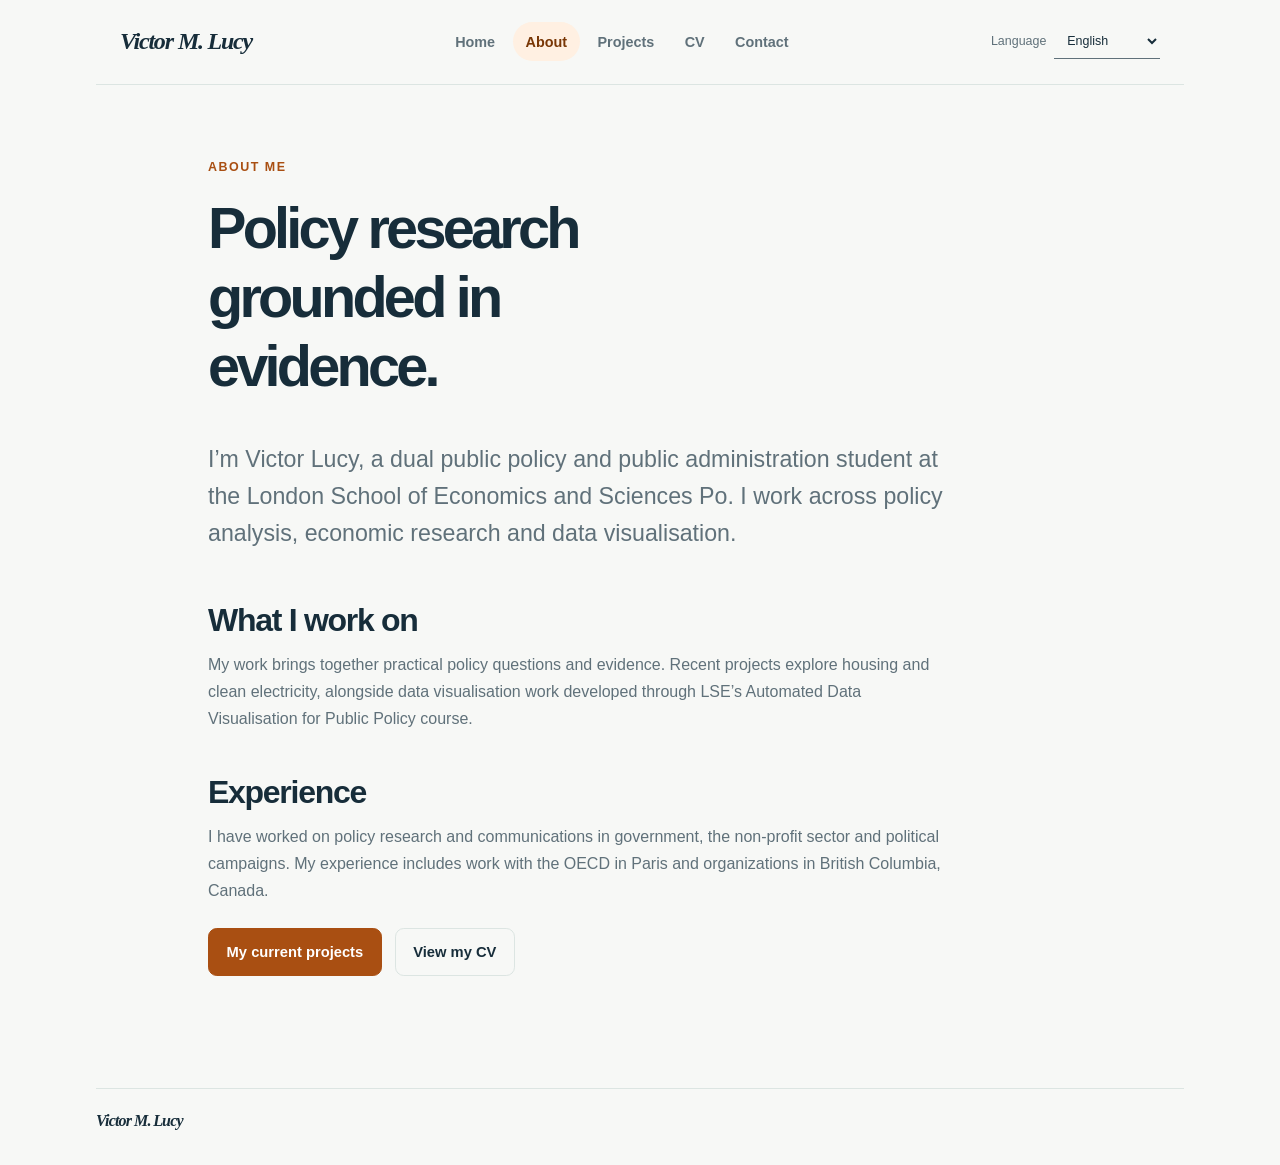
<file: about.html>
<!DOCTYPE html>
<html lang="en">

<head>
    <meta charset="utf-8">
    <meta name="viewport" content="width=device-width, initial-scale=1">
    <meta name="description" content="About Victor M. Lucy, a policy researcher and MPA student at LSE." data-i18n-content="aboutDescription">
    <title data-i18n-title="aboutTitle">About | Victor M. Lucy</title>
    <link rel="stylesheet" href="styles.css">
</head>

<body>
    <header>
        <a class="site-name" href="index.html" aria-label="Victor M. Lucy"><span class="wordmark-first" aria-hidden="true">Victor</span><span class="wordmark-middle" aria-hidden="true">M.</span><span class="wordmark-last" aria-hidden="true">Lucy</span></a>
        <nav aria-label="Main navigation" data-i18n-aria-label="mainNavigation">
            <a href="index.html" data-i18n="navHome">Home</a>
            <a href="about.html" aria-current="page" data-i18n="navAbout">About</a>
            <a href="projects.html" data-i18n="navProjects">Projects</a>
            <a href="cv.html" data-i18n="navCV">CV</a>
            <a href="contact.html" data-i18n="navContact">Contact</a>
        </nav>
        <label class="language-switcher">
            <span data-i18n="languageLabel">Language</span>
            <select data-language-select aria-label="Select language" data-i18n-aria-label="selectLanguage">
                <option value="en">English</option>
                <option value="es">Español</option>
                <option value="fr">Français</option>
            </select>
        </label>
    </header>

    <main class="about">
        <p class="eyebrow" data-i18n="aboutEyebrow">About me</p>
        <h1 data-i18n="aboutHeading">Policy research grounded in evidence.</h1>
        <p class="about-lead" data-i18n="aboutIntro">I’m Victor Lucy, a dual public policy and public administration student at the London School of Economics and Sciences Po. I work across policy analysis, economic research and data visualisation.</p>

        <section>
            <h2 data-i18n="aboutFocusHeading">What I work on</h2>
            <p data-i18n="aboutFocus">My work brings together practical policy questions and evidence. Recent projects explore housing and clean electricity, alongside data visualisation work developed through LSE’s Automated Data Visualisation for Public Policy course.</p>
        </section>

        <section>
            <h2 data-i18n="aboutExperienceHeading">Experience</h2>
            <p data-i18n="aboutExperience">I have worked on policy research and communications in government, the non-profit sector and political campaigns. My experience includes work with the OECD in Paris and organizations in British Columbia, Canada.</p>
            <p class="about-links">
                <a class="button" href="projects.html" data-i18n="aboutProjectsLink">My current projects</a>
                <a class="button button-secondary" href="cv.html" data-i18n="aboutCVLink">View my CV</a>
            </p>
        </section>
    </main>

    <footer><span class="wordmark footer-wordmark" aria-label="Victor M. Lucy"><span class="wordmark-first" aria-hidden="true">Victor</span><span class="wordmark-middle" aria-hidden="true">M.</span><span class="wordmark-last" aria-hidden="true">Lucy</span></span></footer>
    <script src="translations.js"></script>
</body>
</html>
</file>
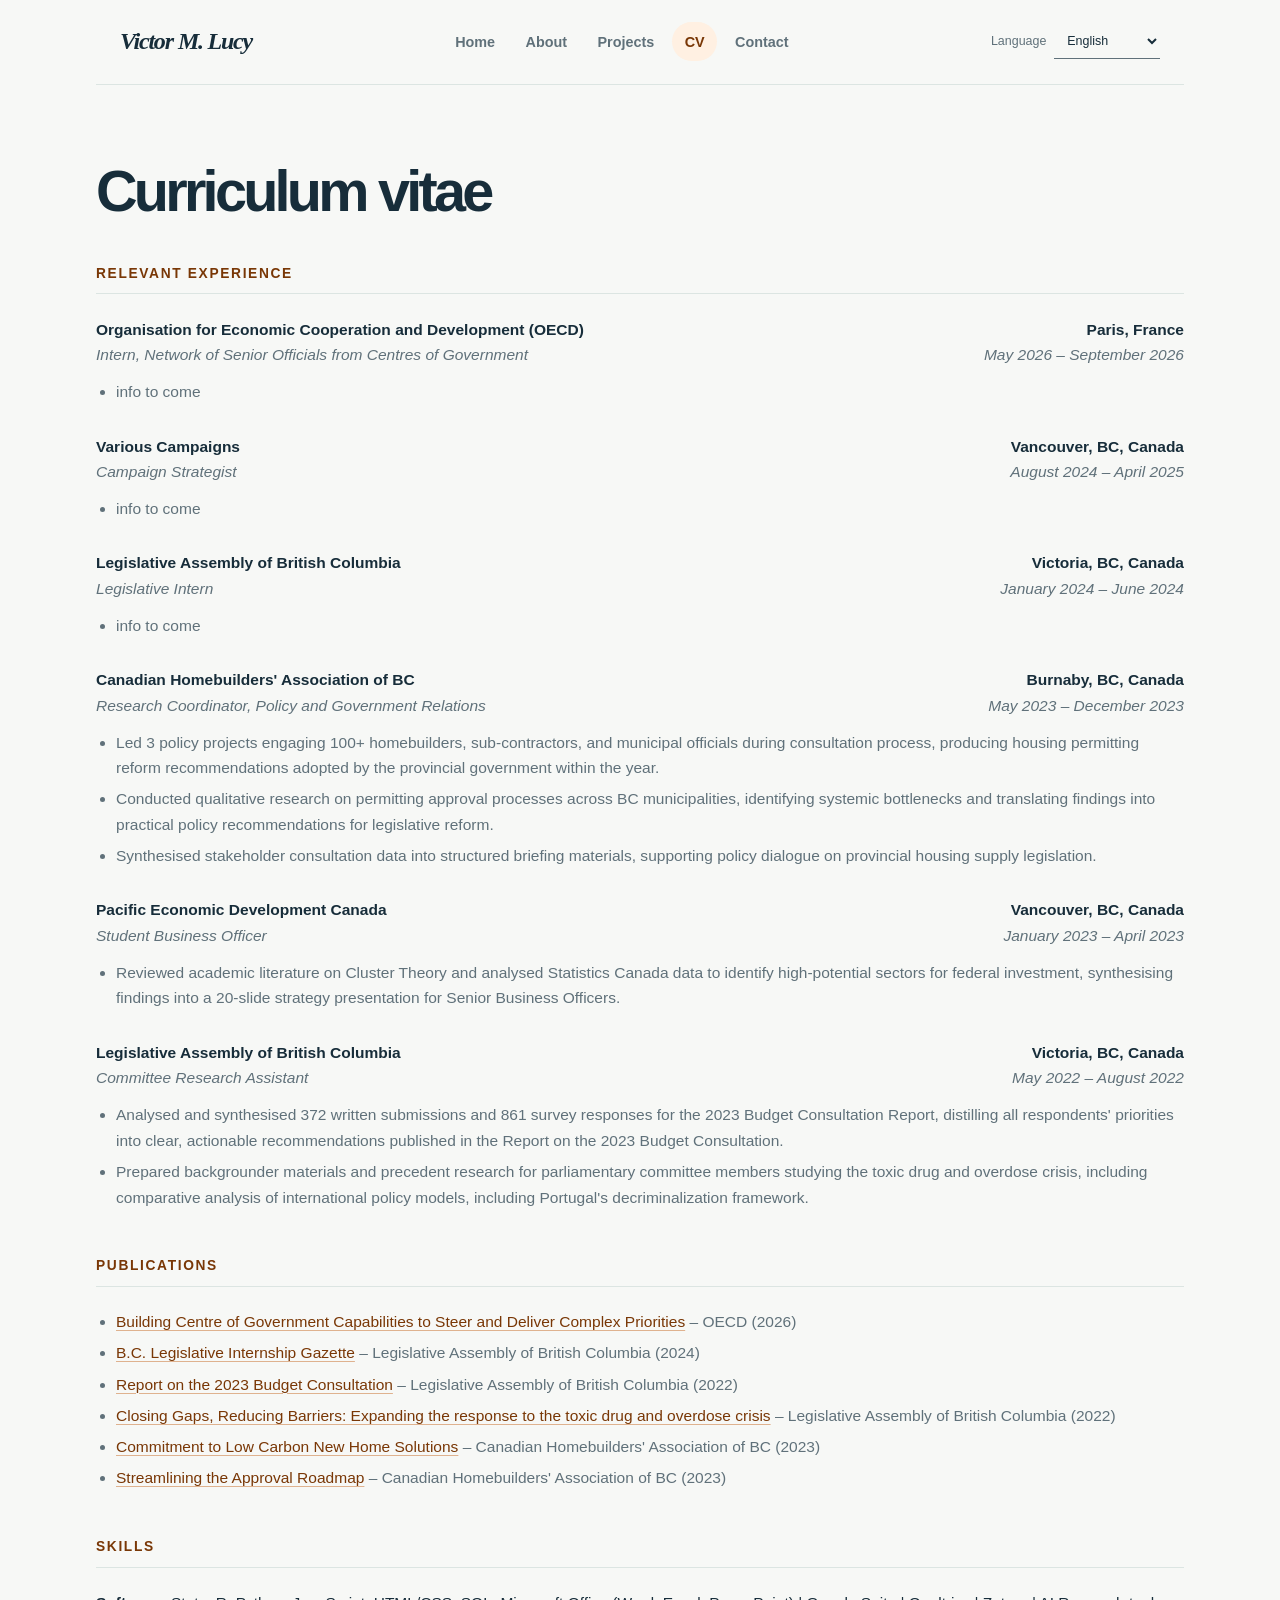
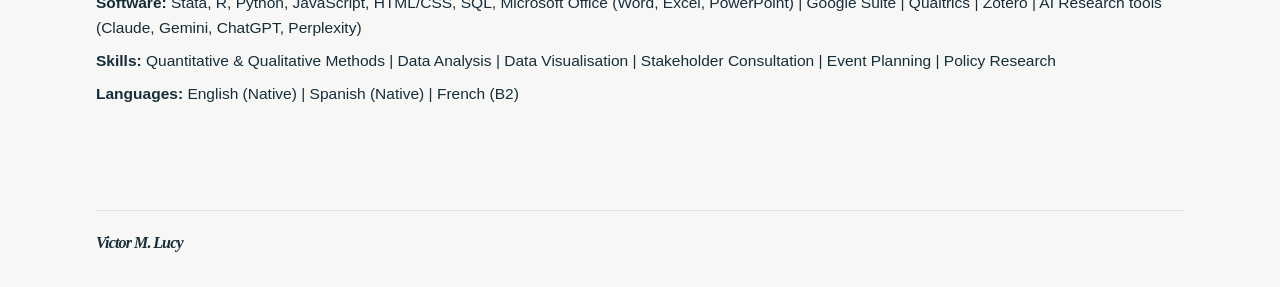
<file: cv.html>
<!DOCTYPE html>
<html lang="en">

<head>
    <meta charset="utf-8">
    <meta name="viewport" content="width=device-width, initial-scale=1">
    <meta name="description" content="Experience, publications and skills of Victor M. Lucy." data-i18n-content="cvDescription">
    <title data-i18n-title="cvTitle">CV | Victor M. Lucy</title>
    <link rel="stylesheet" href="styles.css">
</head>

<body>
    <header>
        <a class="site-name" href="index.html" aria-label="Victor M. Lucy"><span class="wordmark-first" aria-hidden="true">Victor</span><span class="wordmark-middle" aria-hidden="true">M.</span><span class="wordmark-last" aria-hidden="true">Lucy</span></a>
        <nav aria-label="Main navigation" data-i18n-aria-label="mainNavigation">
            <a href="index.html" data-i18n="navHome">Home</a>
            <a href="about.html" data-i18n="navAbout">About</a>
            <a href="projects.html" data-i18n="navProjects">Projects</a>
            <a href="cv.html" aria-current="page" data-i18n="navCV">CV</a>
            <a href="contact.html" data-i18n="navContact">Contact</a>
        </nav>
        <label class="language-switcher">
            <span data-i18n="languageLabel">Language</span>
            <select data-language-select aria-label="Select language" data-i18n-aria-label="selectLanguage">
                <option value="en">English</option>
                <option value="es">Español</option>
                <option value="fr">Français</option>
            </select>
        </label>
</header>

    <main class="cv">
        <h1 data-i18n="cvHeading">Curriculum vitae</h1>
        <section>
            <h2 data-i18n="relevantExperience">Relevant Experience</h2>

    <!-- Each entry: organisation | place (bold), then role | dates (italic) -->
  <div class="entry">
                <div class="line org"><span>Organisation for Economic Cooperation and Development (OECD)</span><span>Paris, France</span></div>
                <div class="line role"><span data-i18n="roleOECD">Intern, Network of Senior Officials from Centres of Government</span><span>May 2026 – September 2026</span></div>
                <ul>
                    <li data-i18n="campaignBullet1">info to come</li>
                </ul>
            </div>

            <div class="entry">
                <div class="line org"><span data-i18n="variousCampaigns">Various Campaigns</span><span>Vancouver, BC, Canada</span></div>
                <div class="line role"><span data-i18n="campaignStrategist">Campaign Strategist</span><span>August 2024 – April 2025</span></div>
                <ul>
                    <li data-i18n="campaignBullet1">info to come</li>
                </ul>
            </div>

            <div class="entry">
                <div class="line org"><span>Legislative Assembly of British Columbia</span><span>Victoria, BC, Canada</span></div>
                <div class="line role"><span data-i18n="legislativeIntern">Legislative Intern</span><span>January 2024 – June 2024</span></div>
                <ul>
                    <li data-i18n="legislativeBullet1">info to come</li>
                </ul>
            </div>

            <div class="entry">
                <div class="line org"><span>Canadian Homebuilders' Association of BC</span><span>Burnaby, BC, Canada</span></div>
                <div class="line role"><span data-i18n="researchCoordinator">Research Coordinator, Policy and Government Relations</span><span>May 2023 – December 2023</span></div>
                <ul>
                    <li data-i18n="homebuildersBullet1">Led 3 policy projects engaging 100+ homebuilders, sub-contractors, and municipal officials during consultation process, producing housing permitting reform recommendations adopted by the provincial government within the year.</li>
                    <li data-i18n="homebuildersBullet2">Conducted qualitative research on permitting approval processes across BC municipalities, identifying systemic bottlenecks and translating findings into practical policy recommendations for legislative reform.</li>
                    <li data-i18n="homebuildersBullet3">Synthesised stakeholder consultation data into structured briefing materials, supporting policy dialogue on provincial housing supply legislation.</li>
                </ul>
            </div>

            <div class="entry">
                <div class="line org"><span>Pacific Economic Development Canada</span><span>Vancouver, BC, Canada</span></div>
                <div class="line role"><span data-i18n="businessOfficer">Student Business Officer</span><span>January 2023 – April 2023</span></div>
                <ul>
                    <li data-i18n="pacificBullet">Reviewed academic literature on Cluster Theory and analysed Statistics Canada data to identify high-potential sectors for federal investment, synthesising findings into a 20-slide strategy presentation for Senior Business Officers.</li>
                </ul>
            </div>

            <div class="entry">
                <div class="line org"><span>Legislative Assembly of British Columbia</span><span>Victoria, BC, Canada</span></div>
                <div class="line role"><span data-i18n="committeeAssistant">Committee Research Assistant</span><span>May 2022 – August 2022</span></div>
                <ul>
                    <li data-i18n="assemblyBullet1">Analysed and synthesised 372 written submissions and 861 survey responses for the 2023 Budget Consultation Report, distilling all respondents' priorities into clear, actionable recommendations published in the Report on the 2023 Budget Consultation.</li>
                    <li data-i18n="assemblyBullet2">Prepared backgrounder materials and precedent research for parliamentary committee members studying the toxic drug and overdose crisis, including comparative analysis of international policy models, including Portugal's decriminalization framework.</li>
                </ul>
            </div>
        </section>

        <section>
            <h2 data-i18n="publications">Publications</h2>
            <ul>
                <li><a href="https://doi.org/10.1787/9899e2fe-en">Building Centre of Government Capabilities to Steer and Deliver Complex Priorities</a> – OECD (2026)</li>
                <li><a href="https://cdn.cyberimpact.com/clients/40625/public/010b654b-9545-48c6-c9bb-8377e147c1d4/files/2024%20Gazette%20V5-Web-Distribution-Reduced-Size.pdf">B.C. Legislative Internship Gazette</a> – Legislative Assembly of British Columbia (2024)</li>
                <li><a href="https://www.leg.bc.ca/committee-content/2597/Budget-2023-Consultation-Report.pdf">Report on the 2023 Budget Consultation</a> – Legislative Assembly of British Columbia (2022)</li>
                <li><a href="https://www.leg.bc.ca/committee-content/3316/SSC-Health-Report_42-3_2022-11-01_Final.pdf">Closing Gaps, Reducing Barriers: Expanding the response to the toxic drug and overdose crisis</a> – Legislative Assembly of British Columbia (2022)</li>
                <li><a href="https://chbabc.org/wp-content/uploads/2024/01/CR2-CHBA-BC-Clean-BC_Nov14_web.pdf">Commitment to Low Carbon New Home Solutions</a> – Canadian Homebuilders' Association of BC (2023)</li>
                <li><a href="https://chbabc.org/wp-content/uploads/2024/01/CR3-Streamlining_Roadmap_both_Nov14_web.pdf">Streamlining the Approval Roadmap</a> – Canadian Homebuilders' Association of BC (2023)</li>
            </ul>
        </section>

        <section>
            <h2 data-i18n="skills">Skills</h2>
            <p><strong data-i18n="software">Software:</strong> Stata, R, Python, JavaScript, HTML/CSS, SQL, Microsoft Office (Word, Excel, PowerPoint) | Google Suite | Qualtrics | Zotero | AI Research tools (Claude, Gemini, ChatGPT, Perplexity)</p>
            <p><strong data-i18n="skillsLabel">Skills:</strong> <span data-i18n="skillsList">Quantitative &amp; Qualitative Methods | Data Analysis | Data Visualisation | Stakeholder Consultation | Event Planning | Policy Research</span></p>
            <p><strong data-i18n="languagesLabel">Languages:</strong> <span data-i18n="languageList">English (Native) | Spanish (Native) | French (B2)</span></p>
        </section>
    </main>

    <footer><span class="wordmark footer-wordmark" aria-label="Victor M. Lucy"><span class="wordmark-first" aria-hidden="true">Victor</span><span class="wordmark-middle" aria-hidden="true">M.</span><span class="wordmark-last" aria-hidden="true">Lucy</span></span></footer>
    <script src="translations.js"></script>
</body>

</html>
</file>
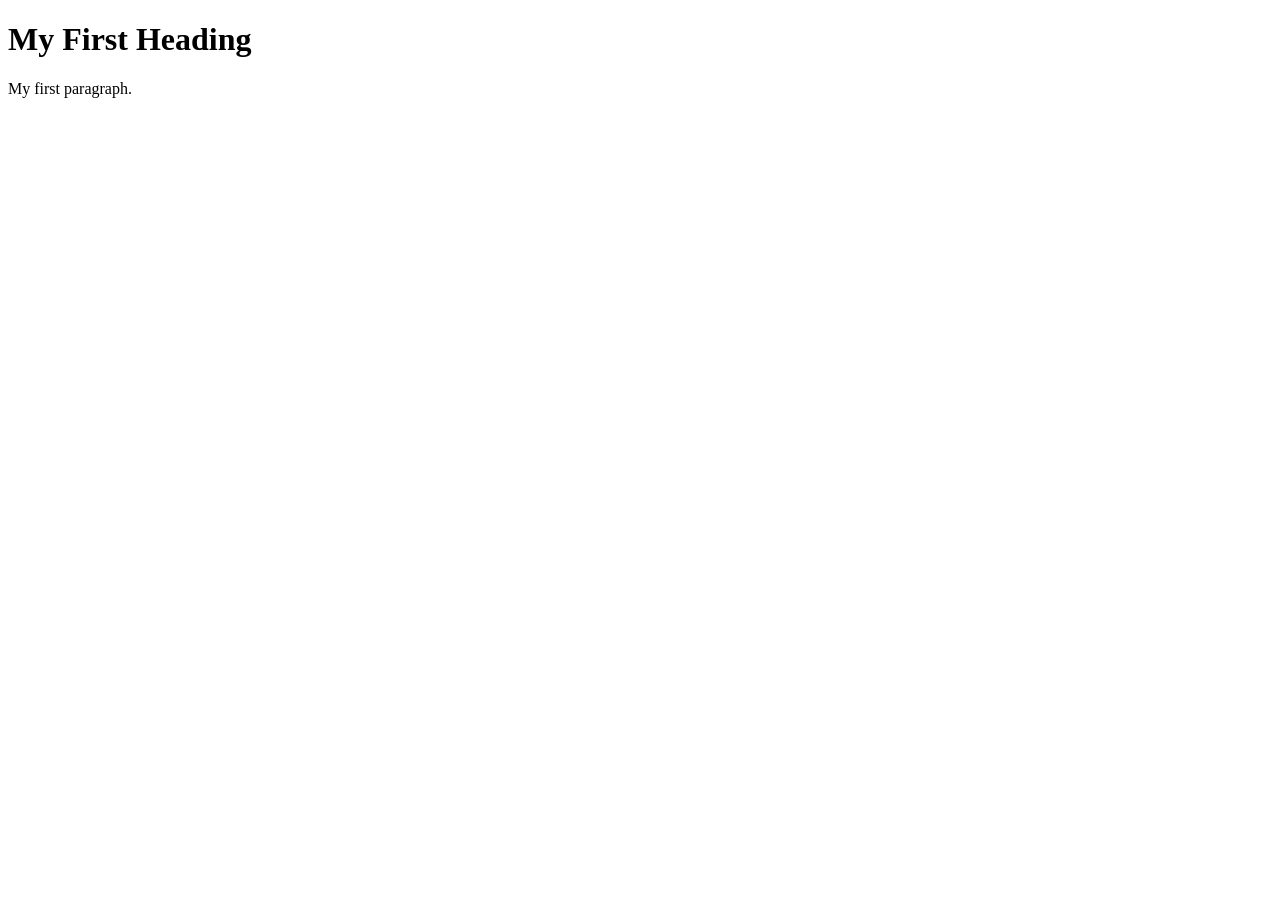
<file: Example1.html>
<!DOCTYPE html>
<html>

<!-- Richard Davies, Data Science -->

<!-- CODING LESSON NUMBER 1 -->
<!-- Commenting your code is vital, vital, vital -->

<!-- This is how you add comments to HTML -->

<!-- You can also include
multi - line comments
if you find that useful -->

<!-- To turn text into a comment, use the=is short-cut: CTRL & the "/" key (command + "/" on Mac)-->


<!-- HOW HTML WORKS - THE BASICS -->
<!-- HTML files have two fundamental parts. (1) The head, (2) The body -->

<!-- The head contains things that you do not see on the page -->

<head>
    <title>Page Title</title>
</head>

<!-- The body contains thigs you see -->
<!-- Most elements both open and close, with the content in the middle -->
<!-- Indenting is optional, but helps with readability -->
<body>
    <h1>My First Heading</h1>
    <p>My first paragraph.</p>
</body>
</html>
</file>
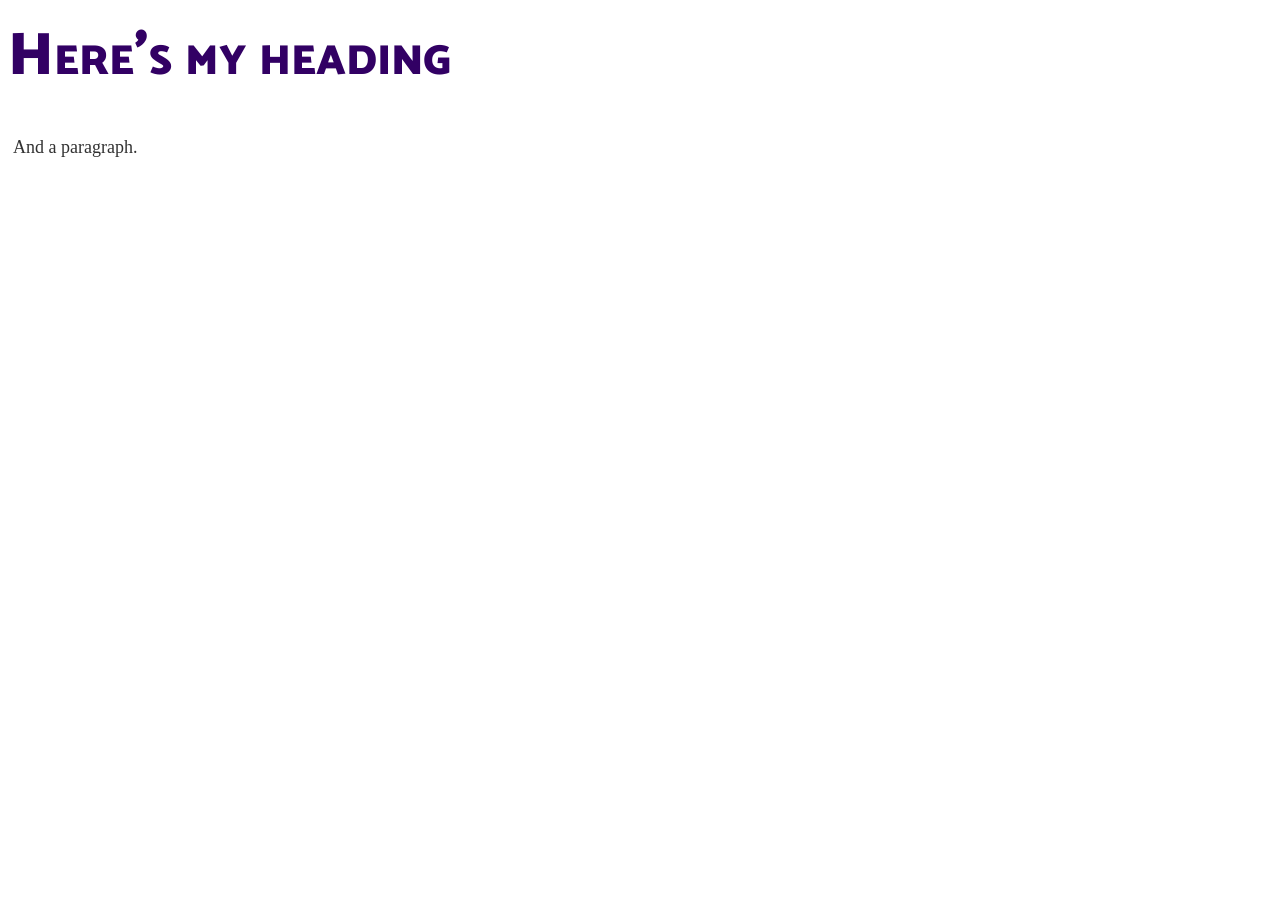
<file: Example2.html>
<!DOCTYPE html>

<!-- Richard Davies, Data Science -->

<html>

<head>
    <title>Richard's Second Example</title>

<!-- Link to my CSS file -->
<!-- The link needs to point to the CSS file, so it needs to be in the right place -->
    <link rel="stylesheet" href="Example2.css">
</head>


<body>

<h1>Here's my heading</h1>
<p>And a paragraph.</p>

</body>
</html>
</file>
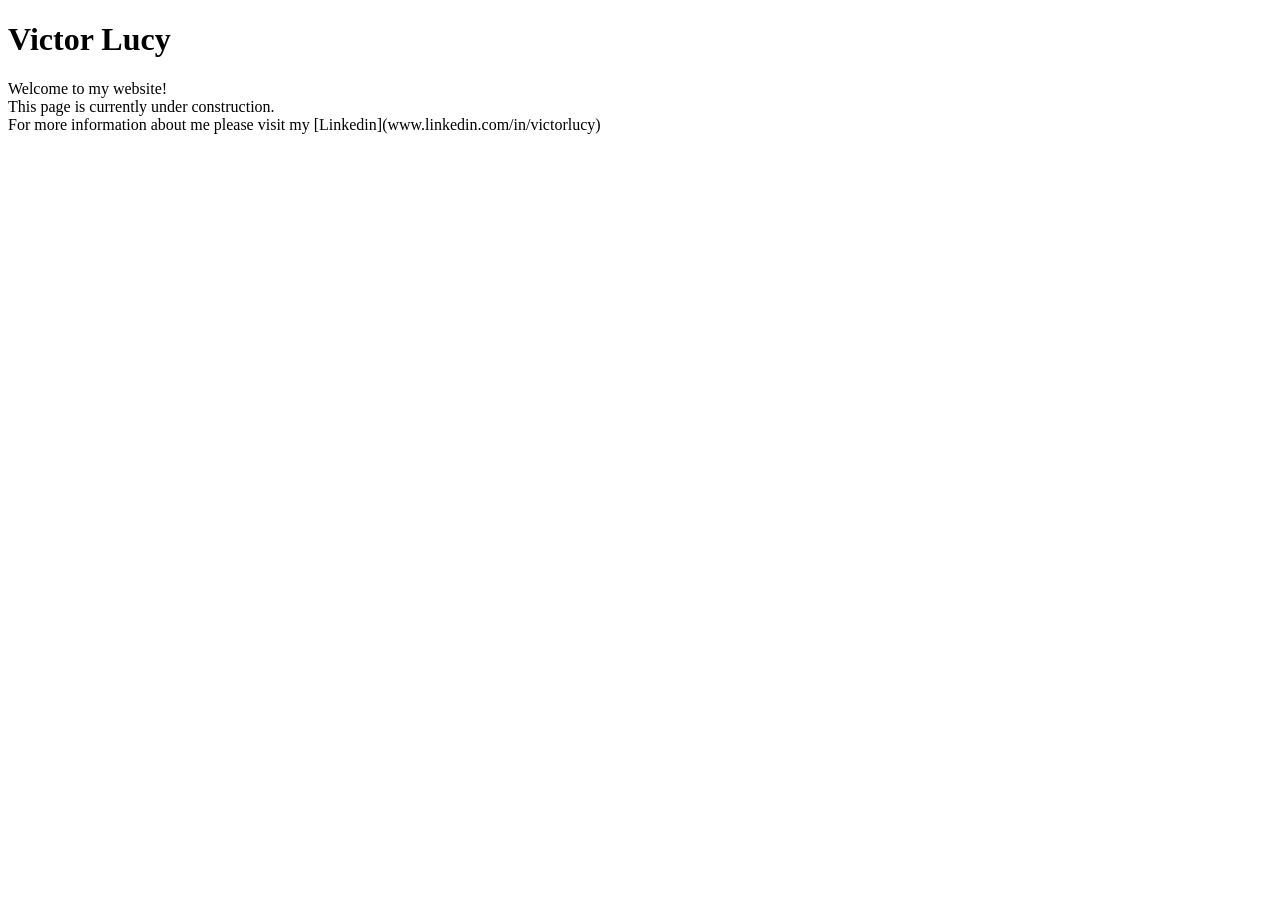
<file: intro.html>
<!DOCTYPE html>
<html>

<!-- Richard Davies, Data Science -->

<!-- CODING LESSON NUMBER 1 -->
<!-- Commenting your code is vital, vital, vital -->

<!-- This is how you add comments to HTML -->

<!-- You can also include
multi - line comments
if you find that useful -->

<!-- To turn text into a comment, use the=is short-cut: CTRL & the "/" key (command + "/" on Mac)-->


<!-- HOW HTML WORKS - THE BASICS -->
<!-- HTML files have two fundamental parts. (1) The head, (2) The body -->

<!-- The head contains things that you do not see on the page -->

<head>
    <title>Victor Lucy</title>
</head>

<!-- The body contains thigs you see -->
<!-- Most elements both open and close, with the content in the middle -->
<!-- Indenting is optional, but helps with readability -->
<body>
    <h1>Victor Lucy</h1>
    <p>Welcome to my website!<br>This page is currently under construction. <br>For more information about me please visit my [Linkedin](www.linkedin.com/in/victorlucy) </p>
</body>
</html>
</file>
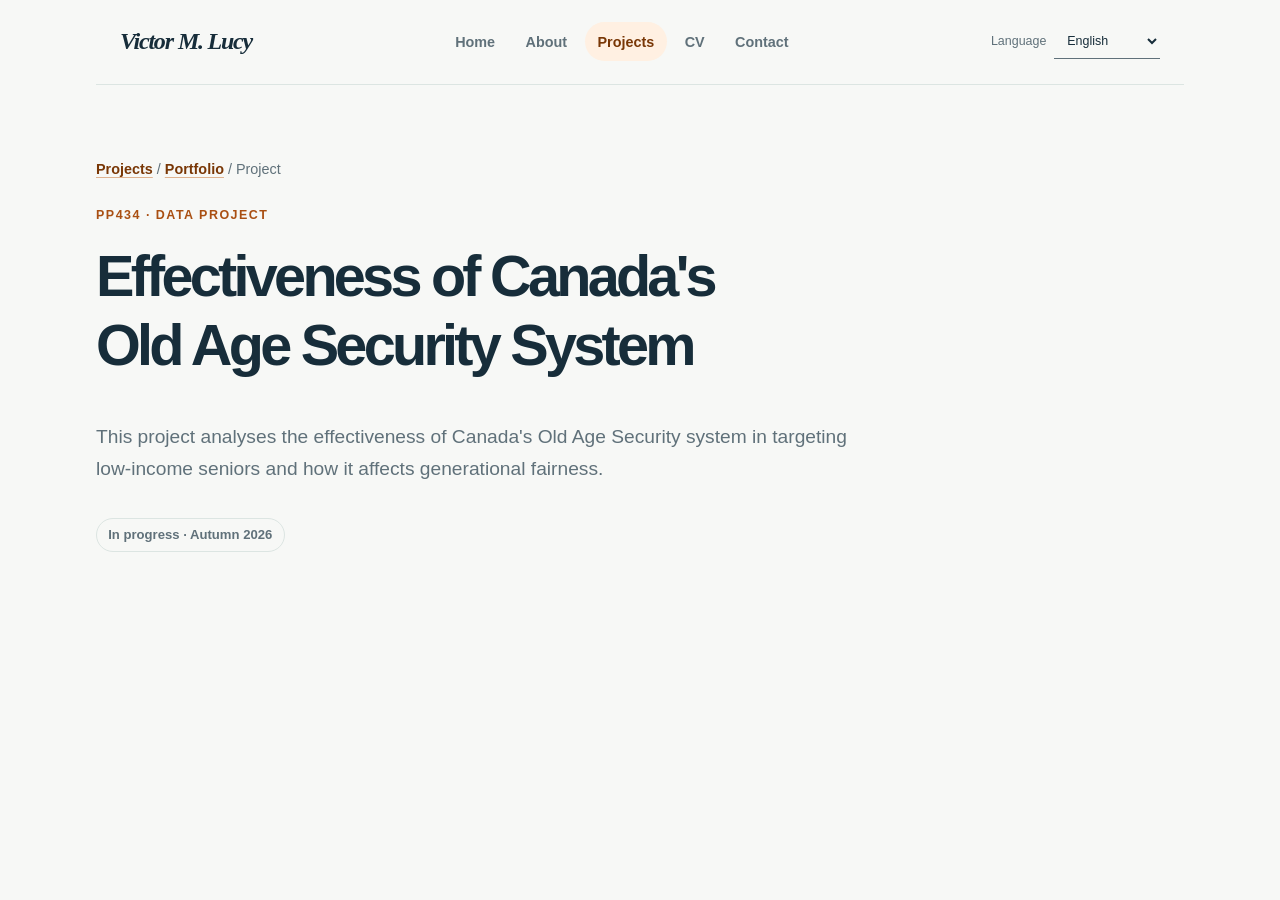
<file: project.html>
<!DOCTYPE html>
<html lang="en">

<head>
    <meta charset="utf-8">
    <meta name="viewport" content="width=device-width, initial-scale=1">
    <meta name="description" content="A project comparing England's council-tax bands with today's home values." data-i18n-content="projectPageDescription">
    <title data-i18n-title="projectPageTitle">Project | Victor M. Lucy</title>
    <link rel="stylesheet" href="styles.css">
</head>

<body>
    <header>
        <a class="site-name" href="index.html" aria-label="Victor M. Lucy"><span class="wordmark-first" aria-hidden="true">Victor</span><span class="wordmark-middle" aria-hidden="true">M.</span><span class="wordmark-last" aria-hidden="true">Lucy</span></a>
        <nav aria-label="Main navigation" data-i18n-aria-label="mainNavigation">
            <a href="index.html" data-i18n="navHome">Home</a>
            <a href="about.html" data-i18n="navAbout">About</a>
            <a href="projects.html" aria-current="page" data-i18n="navProjects">Projects</a>
            <a href="cv.html" data-i18n="navCV">CV</a>
            <a href="contact.html" data-i18n="navContact">Contact</a>
        </nav>
        <label class="language-switcher">
            <span data-i18n="languageLabel">Language</span>
            <select data-language-select aria-label="Select language" data-i18n-aria-label="selectLanguage">
                <option value="en">English</option>
                <option value="es">Español</option>
                <option value="fr">Français</option>
            </select>
        </label>
    </header>

    <main class="project-page">
        <p class="page-breadcrumb"><a href="projects.html" data-i18n="navProjects">Projects</a> / <a href="portfolio.html" data-i18n="portfolioLink">Portfolio</a> / <span data-i18n="projectLink">Project</span></p>
        <p class="eyebrow" data-i18n="projectPageEyebrow">PP434 · Data project</p>
        <h1 data-i18n="projectPageHeading">Effectiveness of Canada's Old Age Security System</h1>
        <p class="project-lead" data-i18n="projectPageLead">This project analyses the effectiveness of Canada's Old Age Security system in targeting low-income seniors and how it affects generational fairness.</p>
        <p class="project-status" data-i18n="projectPageStatus">In progress · Autumn 2026</p>
</file>
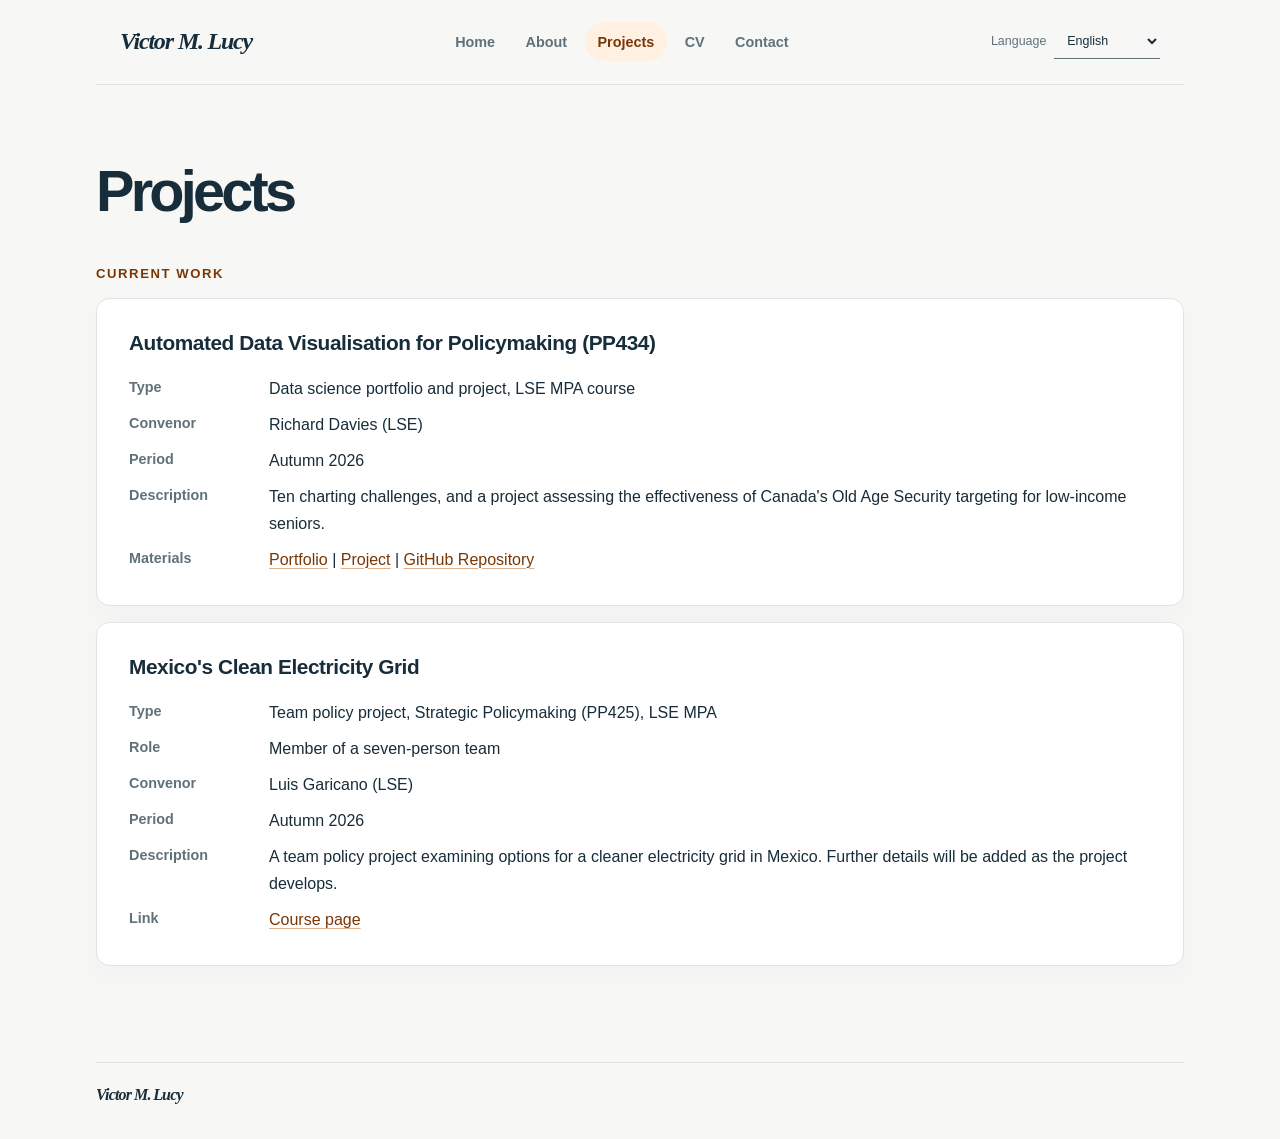
<file: projects.html>
<!DOCTYPE html>
<html lang="en">

<head>
    <meta charset="utf-8">
    <meta name="viewport" content="width=device-width, initial-scale=1">
    <meta name="description" content="Selected policy and data visualisation projects by Victor M. Lucy." data-i18n-content="projectsDescription">
    <title data-i18n-title="projectsTitle">Projects | Victor M. Lucy</title>
    <link rel="stylesheet" href="styles.css">
</head>

<body>
    <header>
        <a class="site-name" href="index.html" aria-label="Victor M. Lucy"><span class="wordmark-first" aria-hidden="true">Victor</span><span class="wordmark-middle" aria-hidden="true">M.</span><span class="wordmark-last" aria-hidden="true">Lucy</span></a>
        <nav aria-label="Main navigation" data-i18n-aria-label="mainNavigation">
            <a href="index.html" data-i18n="navHome">Home</a>
            <a href="about.html" data-i18n="navAbout">About</a>
            <a href="projects.html" aria-current="page" data-i18n="navProjects">Projects</a>
            <a href="cv.html" data-i18n="navCV">CV</a>
            <a href="contact.html" data-i18n="navContact">Contact</a>
        </nav>
        <label class="language-switcher">
            <span data-i18n="languageLabel">Language</span>
            <select data-language-select aria-label="Select language" data-i18n-aria-label="selectLanguage">
                <option value="en">English</option>
                <option value="es">Español</option>
                <option value="fr">Français</option>
            </select>
        </label>
    </header>

    <main class="research">
        <h1 data-i18n="navProjects">Projects</h1>

        <section>
            <h2 data-i18n="currentWork">Current work</h2>

            <article class="paper">
                <h3 data-i18n="project1Title">Automated Data Visualisation for Policymaking (PP434)</h3>
                <dl class="fields">
                    <dt data-i18n="type">Type</dt>
                    <dd data-i18n="project1Type">Data science portfolio and project, LSE MPA course</dd>
                    <dt data-i18n="convenor">Convenor</dt>
                    <dd>Richard Davies (LSE)</dd>
                    <dt data-i18n="period">Period</dt>
                    <dd>Autumn 2026</dd>
                    <dt data-i18n="description">Description</dt>
                    <dd data-i18n="project1Description">Ten charting challenges, and a project assessing the effectiveness of Canada's Old Age Security targeting for low-income seniors.</dd>
                    <dt data-i18n="materials">Materials</dt>
                    <dd>
                        <a href="portfolio.html" data-i18n="portfolioLink">Portfolio</a>
                        | <a href="project.html" data-i18n="projectLink">Project</a>
                        | <a href="https://github.com/victormlucy/victormlucy.github.io" data-i18n="codeDataGitHub">GitHub Repository</a>
                    </dd>
                </dl>
            </article>

            <article class="paper">
                <h3 data-i18n="project2Title">Mexico's Clean Electricity Grid</h3>
                <dl class="fields">
                    <dt data-i18n="type">Type</dt>
                    <dd data-i18n="project2Type">Team policy project, Strategic Policymaking (PP425), LSE MPA</dd>
                    <dt data-i18n="role">Role</dt>
                    <dd data-i18n="project2Role">Member of a seven-person team</dd>
                    <dt data-i18n="convenor">Convenor</dt>
                    <dd>Luis Garicano (LSE)</dd>
                    <dt data-i18n="period">Period</dt>
                    <dd>Autumn 2026</dd>
                    <dt data-i18n="description">Description</dt>
                    <dd data-i18n="project2Description">A team policy project examining options for a cleaner electricity grid in Mexico. Further details will be added as the project develops.</dd>
                    <dt data-i18n="link">Link</dt>
                    <dd><a href="https://www.lse.ac.uk/resources/calendar2026-2027/courseGuides/PP/2026_PP425.htm" data-i18n="coursePage">Course page</a></dd>
                </dl>
            </article>

        </section>
    </main>

    <footer><span class="wordmark footer-wordmark" aria-label="Victor M. Lucy"><span class="wordmark-first" aria-hidden="true">Victor</span><span class="wordmark-middle" aria-hidden="true">M.</span><span class="wordmark-last" aria-hidden="true">Lucy</span></span></footer>
    <script src="translations.js"></script>
</body>
</html>
</file>
<file: styles.css>
:root {
    color-scheme: light;
    --ink: #172d3a;
    --muted: #60717a;
    --accent: #a94f12;
    --accent-dark: #793706;
    --paper: #f7f8f6;
    --surface: #ffffff;
    --line: #dce5e2;
    --soft-accent: #fff0e2;
    --content-width: 68rem;
}

* {
    box-sizing: border-box;
}

html {
    scroll-behavior: smooth;
}

body {
    min-width: 320px;
    margin: 0;
    background: var(--paper);
    color: var(--ink);
    font-family: Inter, "Avenir Next", Avenir, "Segoe UI", sans-serif;
    font-size: 1rem;
    line-height: 1.7;
    -webkit-font-smoothing: antialiased;
}

body > header {
    display: flex;
    flex-wrap: wrap;
    justify-content: space-between;
    align-items: center;
    gap: 1rem 2rem;
    max-width: var(--content-width);
    margin: 0 auto;
    padding: 1.4rem 1.5rem;
    border-bottom: 1px solid var(--line);
}

.site-name {
    display: inline-flex;
    align-items: baseline;
    gap: 0.32rem;
    color: var(--ink);
    text-decoration: none;
}

.wordmark {
    display: inline-flex;
    align-items: baseline;
    gap: 0.18rem;
    color: var(--ink);
    white-space: nowrap;
}

.wordmark-first,
.wordmark-middle,
.wordmark-last {
    font-family: Georgia, "Times New Roman", serif;
    font-size: 1.5rem;
    font-style: italic;
    font-weight: 700;
    letter-spacing: -0.05em;
    line-height: 1;
}

.wordmark-middle {
    margin-right: -0.08rem;
}

.wordmark-last {
    padding: 0 0.05rem 0.08rem;
}

.footer-wordmark .wordmark-first,
.footer-wordmark .wordmark-middle,
.footer-wordmark .wordmark-last {
    font-size: 1rem;
}

nav {
    display: flex;
    flex-wrap: wrap;
    gap: 0.3rem;
    font-size: 0.9rem;
}

nav a {
    padding: 0.45rem 0.8rem;
    border-radius: 999px;
    color: var(--muted);
    font-weight: 600;
    text-decoration: none;
    transition: background-color 160ms ease, color 160ms ease;
}

nav a:hover,
nav a[aria-current] {
    background: var(--soft-accent);
    color: var(--accent-dark);
}

.language-switcher {
    display: inline-flex;
    align-items: center;
    gap: 0.45rem;
    color: var(--muted);
    font-size: 0.78rem;
    font-weight: 500;
}

.language-switcher select {
    min-height: 2.2rem;
    padding: 0.35rem 1.8rem 0.35rem 0.6rem;
    border: 0;
    border-bottom: 1px solid var(--muted);
    border-radius: 0;
    background: transparent;
    color: var(--ink);
    font: inherit;
}

a:focus-visible {
    outline: 3px solid #c67a43;
    outline-offset: 3px;
}

main {
    width: min(100% - 3rem, var(--content-width));
    min-height: 65vh;
    margin: 0 auto;
    padding: 4.5rem 0 6rem;
}

h1,
h2,
h3,
p {
    margin-top: 0;
}

h1,
h2,
h3 {
    color: var(--ink);
    line-height: 1.2;
}

h1 {
    margin-bottom: 1rem;
    font-size: clamp(2.4rem, 6vw, 4.7rem);
    font-weight: 650;
    letter-spacing: -0.065em;
}

h2 {
    margin-bottom: 0.75rem;
    font-size: clamp(1.45rem, 3vw, 2rem);
    font-weight: 650;
    letter-spacing: -0.04em;
}

h3 {
    margin-bottom: 0.7rem;
    font-size: 1.15rem;
    font-weight: 700;
    letter-spacing: -0.02em;
}

p {
    margin-bottom: 1rem;
}

main a {
    color: var(--accent-dark);
    text-decoration-color: #dfb28f;
    text-decoration-thickness: 1px;
    text-underline-offset: 0.2em;
}

main a:hover {
    text-decoration-color: currentColor;
}

.eyebrow {
    margin-bottom: 1rem;
    color: var(--accent);
    font-size: 0.78rem;
    font-weight: 750;
    letter-spacing: 0.12em;
    text-transform: uppercase;
}

.hero {
    display: grid;
    grid-template-columns: minmax(0, 1.5fr) minmax(15rem, 0.75fr);
    align-items: center;
    gap: clamp(2rem, 6vw, 5rem);
    padding: 1rem 0 4.5rem;
}

.hero h1 {
    max-width: 13ch;
}

.hero-copy {
    max-width: 39rem;
    color: var(--muted);
    font-size: clamp(1.08rem, 2vw, 1.25rem);
}

.hero-aside {
    padding: 1.7rem;
    border: 1px solid var(--line);
    border-radius: 1rem;
    background: var(--surface);
    box-shadow: 0 14px 40px rgb(23 45 58 / 5%);
}

.hero-aside .eyebrow {
    margin-bottom: 0.7rem;
}

.hero-aside p:last-child {
    margin-bottom: 0;
    color: var(--muted);
    font-size: 0.95rem;
}

.actions {
    display: flex;
    flex-wrap: wrap;
    gap: 0.8rem;
    margin-top: 1.8rem;
}

.button {
    display: inline-flex;
    align-items: center;
    justify-content: center;
    min-height: 2.9rem;
    padding: 0.65rem 1.1rem;
    border: 1px solid var(--accent);
    border-radius: 0.55rem;
    background: var(--accent);
    color: #fff;
    font-size: 0.92rem;
    font-weight: 700;
    text-decoration: none;
    transition: background-color 160ms ease, border-color 160ms ease, transform 160ms ease;
}

.button:hover {
    transform: translateY(-1px);
    border-color: var(--accent-dark);
    background: var(--accent-dark);
    color: #fff;
}

.button-secondary {
    border-color: var(--line);
    background: transparent;
    color: var(--ink);
}

.button-secondary:hover {
    border-color: var(--ink);
    background: var(--ink);
    color: #fff;
}

.home-section {
    padding-top: 2.5rem;
    border-top: 1px solid var(--line);
}

.home-section > p {
    max-width: 42rem;
    color: var(--muted);
}

.city-grid {
    display: grid;
    grid-template-columns: repeat(2, minmax(0, 1fr));
    gap: 0.85rem;
    margin-top: 1.8rem;
}

.city-card {
    position: relative;
    min-width: 0;
    min-height: 17rem;
    margin: 0;
    overflow: hidden;
    border-radius: 0.85rem;
    isolation: isolate;
}

.city-card img {
    display: block;
    position: absolute;
    z-index: -2;
    inset: 0;
    width: 100%;
    height: 100%;
    object-fit: cover;
    transition: transform 220ms ease;
}

.city-card:nth-child(2) img {
    object-position: 58% center;
}

.city-card::after {
    position: absolute;
    z-index: -1;
    background: linear-gradient(180deg, rgb(9 20 27 / 5%) 20%, rgb(9 20 27 / 82%) 100%);
    content: "";
    inset: 0;
}

.city-card:hover img {
    transform: scale(1.04);
}

.city-card figcaption {
    position: absolute;
    right: 0;
    bottom: 0;
    left: 0;
    display: grid;
    gap: 0.35rem;
    padding: 1rem;
    color: #fff;
}

.city-card figcaption strong {
    font-size: 1.05rem;
    line-height: 1.2;
}

.city-card figcaption span {
    color: rgb(255 255 255 / 88%);
    font-size: 0.72rem;
    line-height: 1.5;
}

.city-card figcaption a {
    color: inherit;
}

.card-grid {
    display: grid;
    grid-template-columns: repeat(2, minmax(0, 1fr));
    gap: 1rem;
    margin-top: 1.5rem;
}

.feature-card,
.paper {
    border: 1px solid var(--line);
    border-radius: 0.85rem;
    background: var(--surface);
}

.feature-card {
    display: flex;
    min-height: 13rem;
    flex-direction: column;
    align-items: flex-start;
    padding: 1.5rem;
}

.feature-card p {
    color: var(--muted);
}

.feature-card > a {
    margin-top: auto;
    font-weight: 700;
}

.research > h1,
main > h1 {
    margin-bottom: 2.5rem;
    font-size: clamp(2.4rem, 5vw, 3.6rem);
}

.research section {
    margin-top: 3rem;
}

.research section:first-of-type {
    margin-top: 0;
}

.research section > h2 {
    margin-bottom: 1rem;
    color: var(--accent-dark);
    font-size: 0.82rem;
    font-weight: 750;
    letter-spacing: 0.12em;
    text-transform: uppercase;
}

.paper {
    margin-top: 1rem;
    padding: clamp(1.25rem, 3vw, 2rem);
    box-shadow: 0 10px 28px rgb(23 45 58 / 3%);
}

.paper h3 {
    font-size: 1.3rem;
}

.paper + .paper {
    margin-top: 1rem;
}

.page-breadcrumb {
    margin-bottom: 1.5rem;
    color: var(--muted);
    font-size: 0.9rem;
}

.page-breadcrumb a {
    font-weight: 600;
}

.portfolio-intro,
.project-lead {
    max-width: 48rem;
    color: var(--muted);
    font-size: clamp(1.05rem, 2vw, 1.2rem);
}

.portfolio-meta {
    display: flex;
    flex-wrap: wrap;
    gap: 0.65rem 1.5rem;
    margin: 1.5rem 0 2.5rem;
    color: var(--muted);
    font-size: 0.9rem;
}

.portfolio-meta a {
    font-weight: 650;
}

.portfolio-section + .portfolio-section {
    margin-top: 3.5rem;
}

.portfolio-grid {
    display: grid;
    grid-template-columns: repeat(2, minmax(0, 1fr));
    gap: 1.25rem;
    margin-top: 1.5rem;
}

.portfolio-chart {
    min-width: 0;
    margin: 0;
    padding: clamp(1rem, 2vw, 1.5rem);
    border: 1px solid var(--line);
    border-radius: 0.85rem;
    background: var(--surface);
}

.portfolio-chart h3 {
    margin-bottom: 0.25rem;
}

.portfolio-chart > p {
    color: var(--muted);
    font-size: 0.92rem;
}

.portfolio-chart figcaption {
    display: flex;
    flex-wrap: wrap;
    justify-content: space-between;
    gap: 0.4rem 1rem;
    color: var(--muted);
}

.chart-render {
    min-height: 18rem;
    overflow: hidden;
}

.chart-render .vega-embed,
.chart-render svg {
    max-width: 100%;
}

.chart-status {
    color: var(--muted);
    font-size: 0.9rem;
}

.portfolio-chart a {
    font-size: 0.85rem;
}

.project-lead {
    margin-bottom: 2rem;
}

.project-page h1 {
    max-width: 22ch;
}

.project-status {
    display: inline-block;
    margin: 0 0 2rem;
    padding: 0.3rem 0.7rem;
    border: 1px solid var(--line);
    border-radius: 999px;
    color: var(--muted);
    font-size: 0.82rem;
    font-weight: 650;
}

.project-timeline {
    display: grid;
    grid-template-columns: 1fr auto 1fr;
    align-items: center;
    gap: 1rem;
    margin: 2rem 0 3rem;
    padding: 1.5rem;
    border: 1px solid var(--line);
    border-radius: 0.85rem;
    background: var(--surface);
}

.project-timeline div {
    display: grid;
    gap: 0.25rem;
}

.project-timeline strong {
    font-family: Georgia, "Times New Roman", serif;
    font-size: clamp(1.2rem, 2vw, 1.6rem);
    font-weight: 600;
}

.project-timeline span {
    color: var(--muted);
    font-size: 0.9rem;
}

.project-timeline-arrow {
    color: var(--accent);
    font-size: 1.5rem;
}

.project-sections {
    max-width: 50rem;
}

.project-sections section + section {
    margin-top: 2.5rem;
}

.project-sections h2 {
    margin-bottom: 0.75rem;
}

.project-resources {
    display: flex;
    flex-wrap: wrap;
    gap: 0.75rem 1.5rem;
    margin-top: 1.5rem;
}

.fields,
.contact {
    display: grid;
    grid-template-columns: 7.5rem minmax(0, 1fr);
    gap: 0.55rem 1.25rem;
    margin: 1.2rem 0 0;
}

.fields dt,
.contact dt {
    color: var(--muted);
    font-size: 0.9rem;
    font-weight: 650;
}

.fields dd,
.contact dd {
    min-width: 0;
    margin: 0;
    overflow-wrap: anywhere;
}

.contact {
    max-width: 48rem;
    gap: 1rem 1.5rem;
    padding: clamp(1.25rem, 4vw, 2.25rem);
    border: 1px solid var(--line);
    border-radius: 0.85rem;
    background: var(--surface);
}

.contact dt {
    padding-top: 0.12rem;
}

.cv {
    font-size: 0.97rem;
    line-height: 1.65;
}

.about {
    max-width: 54rem;
}

.about h1 {
    max-width: 16ch;
}

.about-lead {
    max-width: 46rem;
    margin-bottom: 3rem;
    color: var(--muted);
    font-size: clamp(1.15rem, 2.5vw, 1.45rem);
    line-height: 1.6;
}

.about section + section {
    margin-top: 2.5rem;
}

.about section p {
    max-width: 46rem;
    color: var(--muted);
}

.about-links {
    display: flex;
    flex-wrap: wrap;
    gap: 0.8rem;
    margin-top: 1.5rem;
}

.cv section + section {
    margin-top: 3rem;
}

.cv h2 {
    margin: 0 0 1.4rem;
    padding-bottom: 0.7rem;
    border-bottom: 1px solid var(--line);
    color: var(--accent-dark);
    font-size: 0.86rem;
    font-weight: 750;
    letter-spacing: 0.12em;
    text-transform: uppercase;
}

.cv p {
    margin: 0 0 0.45rem;
}

.cv ul {
    margin: 0.7rem 0 0;
    padding-left: 1.25rem;
    color: var(--muted);
}

.cv li + li {
    margin-top: 0.35rem;
}

.entry {
    margin-bottom: 1.8rem;
}

.line {
    display: grid;
    grid-template-columns: minmax(0, 1fr) auto;
    column-gap: 1.5rem;
    align-items: baseline;
}

.line > :last-child {
    text-align: right;
    white-space: nowrap;
}

.org {
    font-weight: 700;
}

.role {
    color: var(--muted);
    font-style: italic;
}

body > footer {
    width: min(100% - 3rem, var(--content-width));
    margin: 0 auto;
    padding: 1.3rem 0 2rem;
    border-top: 1px solid var(--line);
    color: var(--muted);
    font-size: 0.85rem;
}

@media (max-width: 46rem) {
    body > header {
        padding: 1rem 1.25rem;
    }

    main {
        width: min(100% - 2.5rem, var(--content-width));
        padding: 3.25rem 0 4rem;
    }

    .hero {
        grid-template-columns: 1fr;
        gap: 2rem;
        padding-bottom: 3.5rem;
    }

    .hero-aside {
        max-width: 33rem;
    }

    .card-grid {
        grid-template-columns: 1fr;
    }

    .portfolio-grid {
        grid-template-columns: 1fr;
    }

    .city-grid {
        grid-template-columns: 1fr;
    }

    .city-card img {
        aspect-ratio: 1.8;
    }
}

@media (max-width: 36rem) {
    body > header {
        align-items: flex-start;
        gap: 0.7rem;
    }

    nav {
        width: 100%;
        margin-left: -0.45rem;
    }

    nav a {
        padding: 0.4rem 0.65rem;
    }

    .city-grid {
        grid-template-columns: 1fr;
    }

    .fields,
    .contact {
        grid-template-columns: 1fr;
        gap: 0.2rem;
    }

    .fields dt,
    .contact dt {
        margin-top: 0.8rem;
    }

    .fields dt:first-child,
    .contact dt:first-child {
        margin-top: 0;
    }

    .line {
        grid-template-columns: 1fr;
    }

    .project-timeline {
        gap: 0.5rem;
        padding: 1rem;
    }

    .line > :last-child {
        text-align: left;
        white-space: normal;
    }
}

@media (prefers-reduced-motion: reduce) {
    html {
        scroll-behavior: auto;
    }

    *,
    *::before,
    *::after {
        transition-duration: 0.01ms !important;
    }
}
</file>
<file: Example2.css>
/* Richard Davies */
/* Data Science */

/* This is a comment in CSS */

/* This is a 
multi line comment */

/* CSS files can be used to access e.g. fonts */
@import url('https://fonts.googleapis.com/css2?family=Catamaran:wght@900&display=swap');


/* Format my paragraph */
p {
	font-size: 18px;
	margin: 5px 5px;
	line-height: 22.4px;
	color: #323232;
}

/* Format my heading */
h1 {
	font-family: "Catamaran";
	font-variant: small-caps;
	font-size: 60px;
	color: #320064;
	font-weight: 900;
	margin: 0px 0px 30px 0px;
}
</file>
